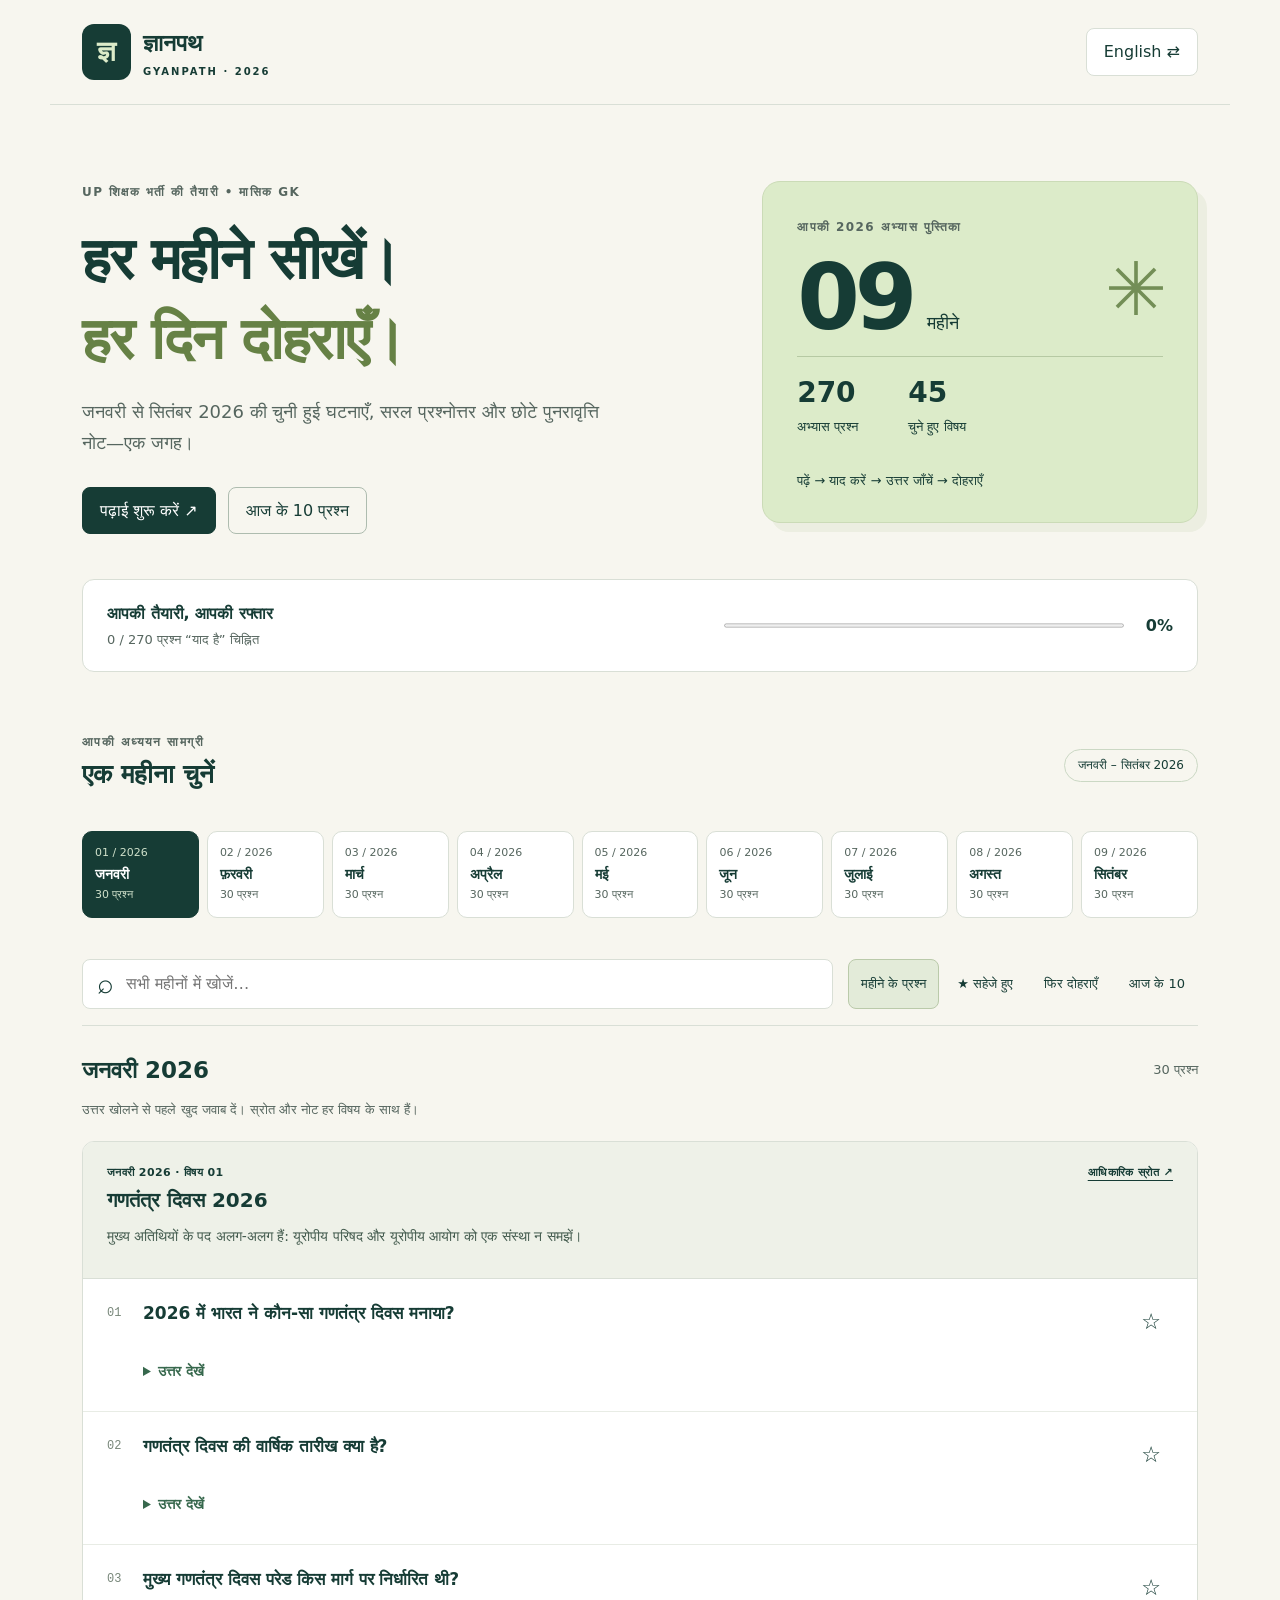
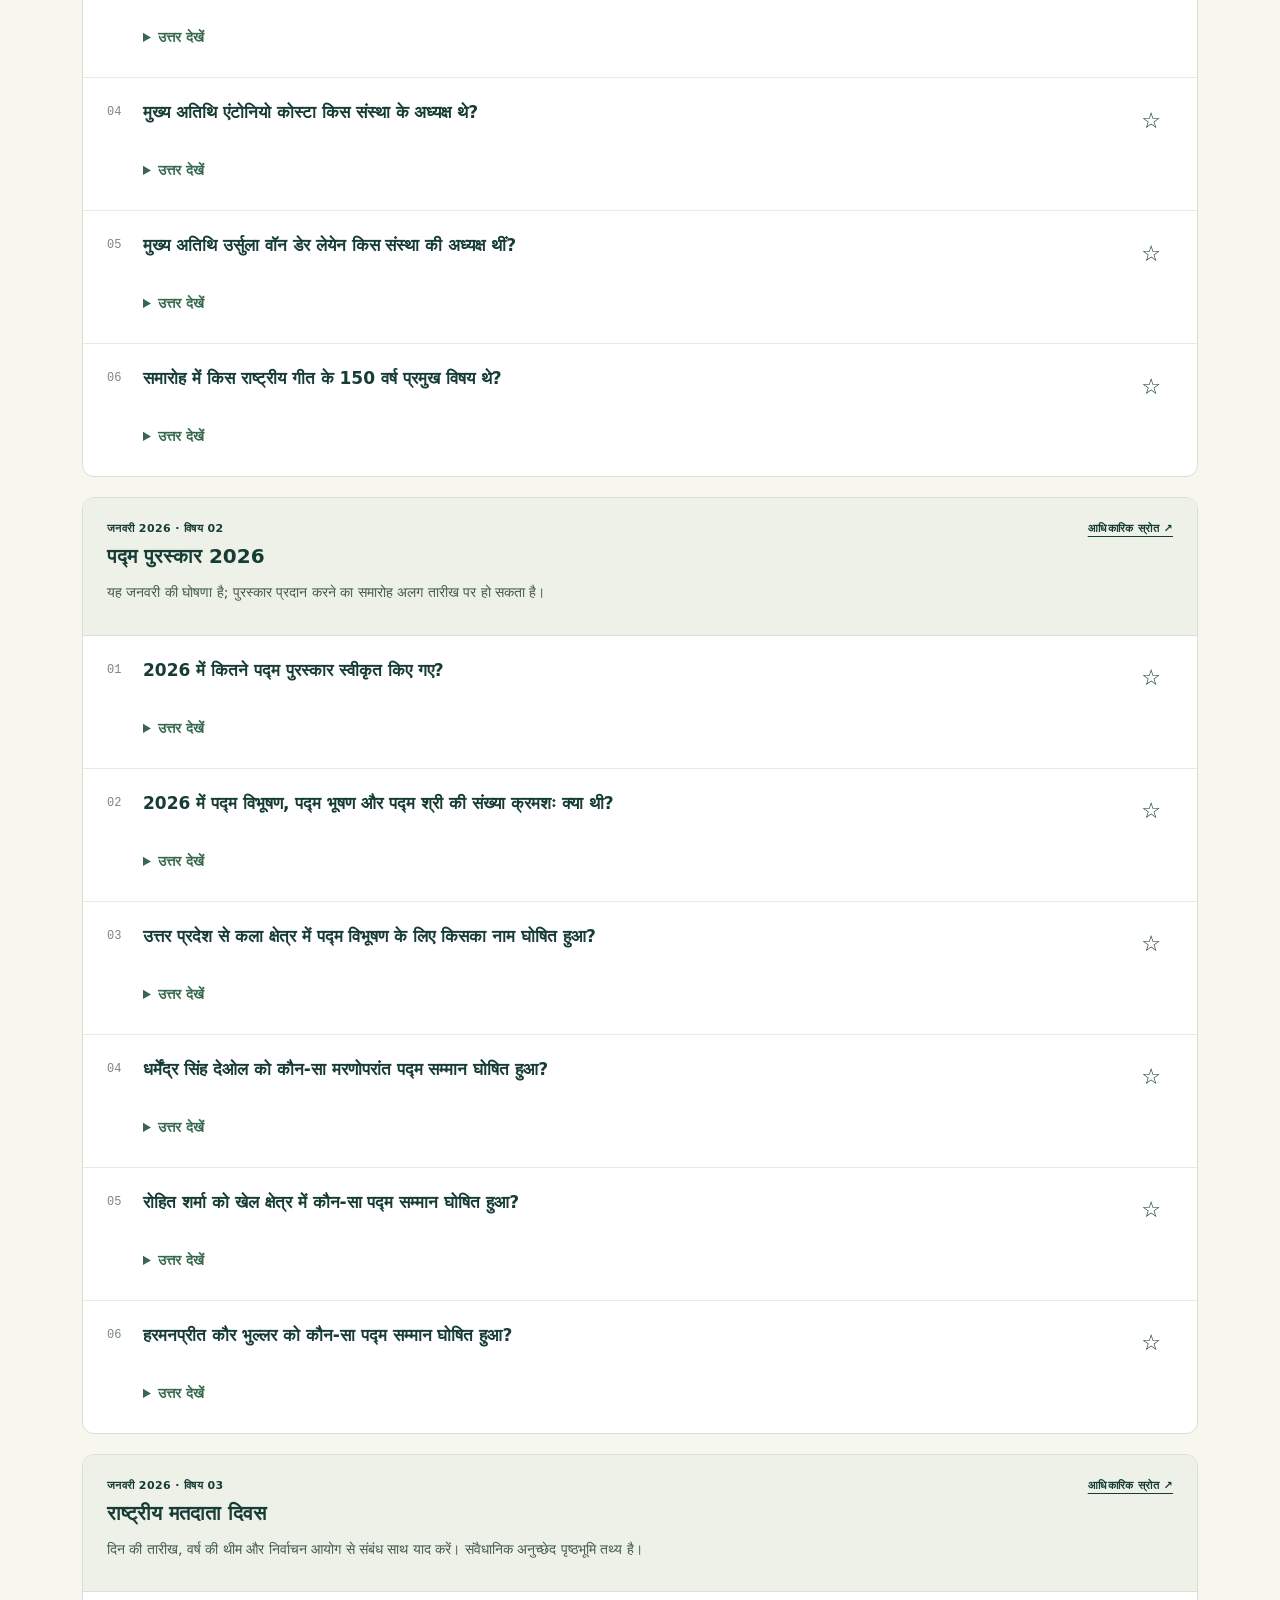
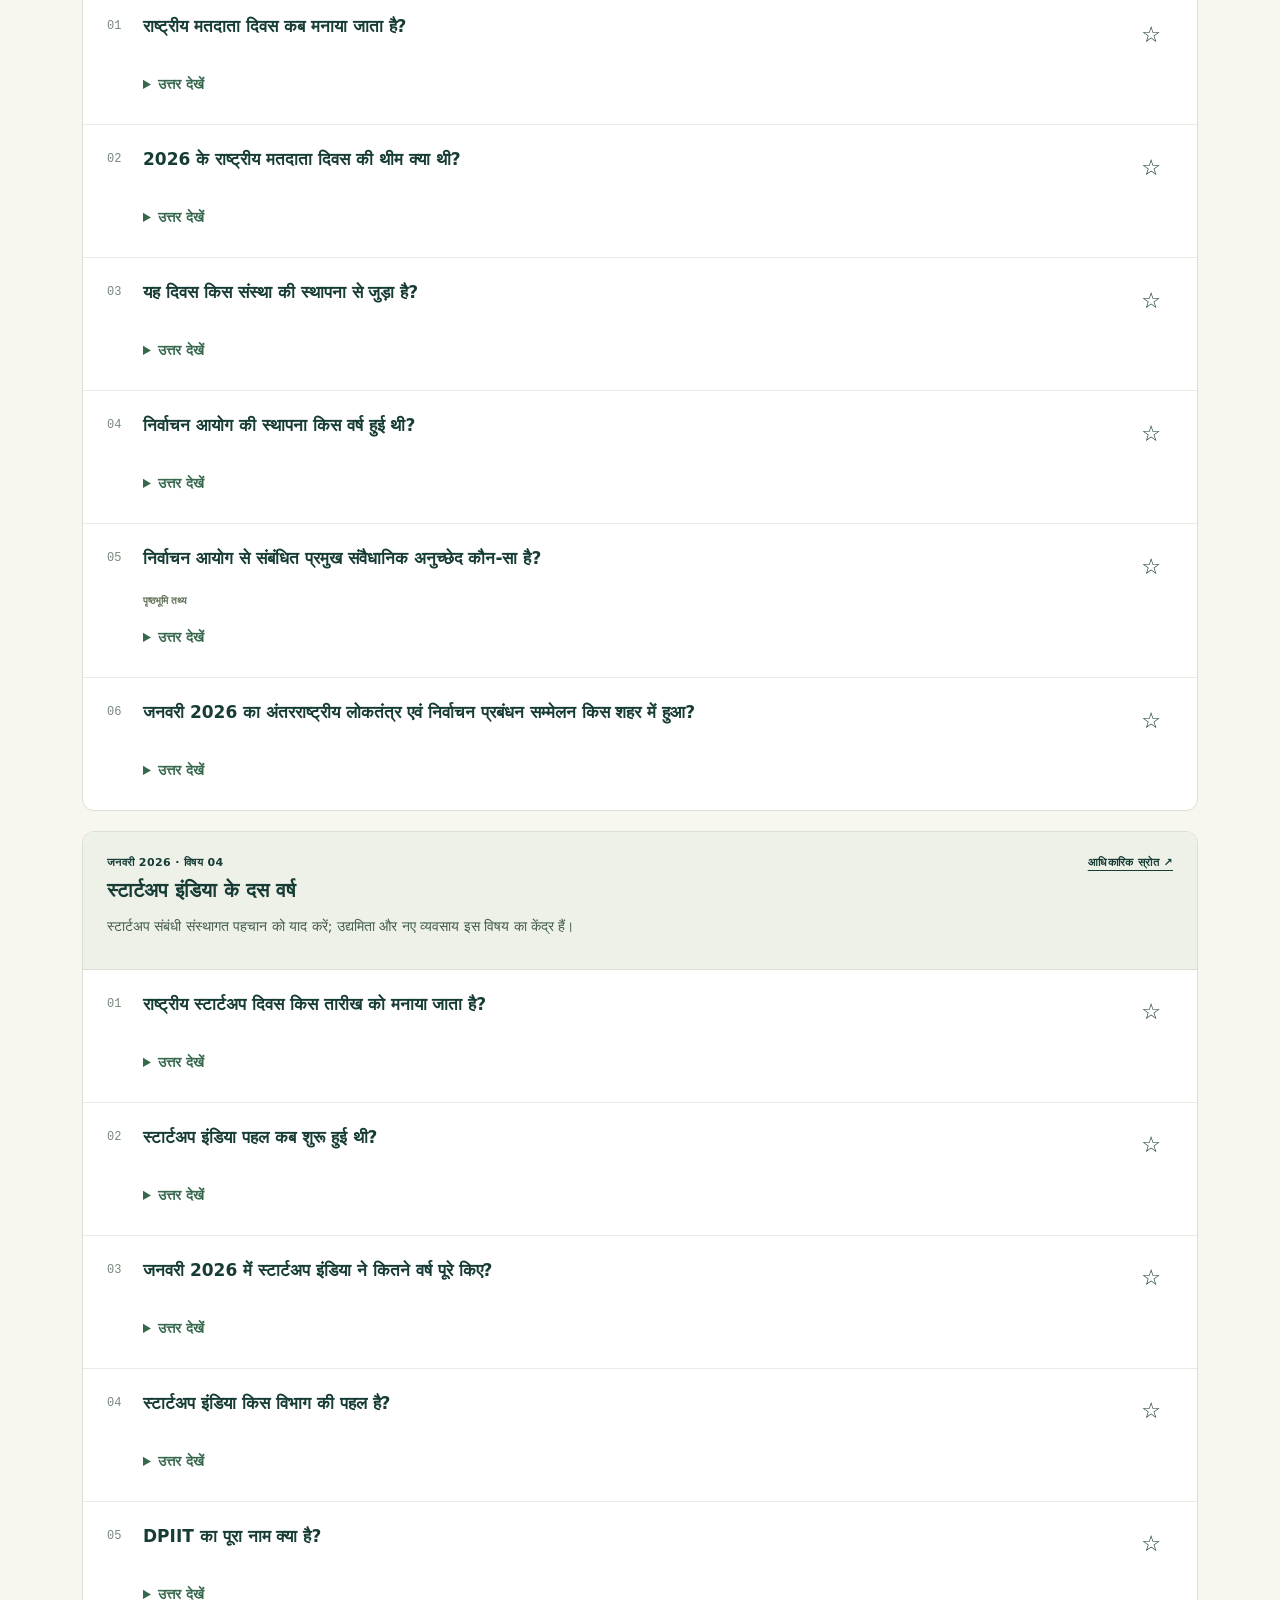
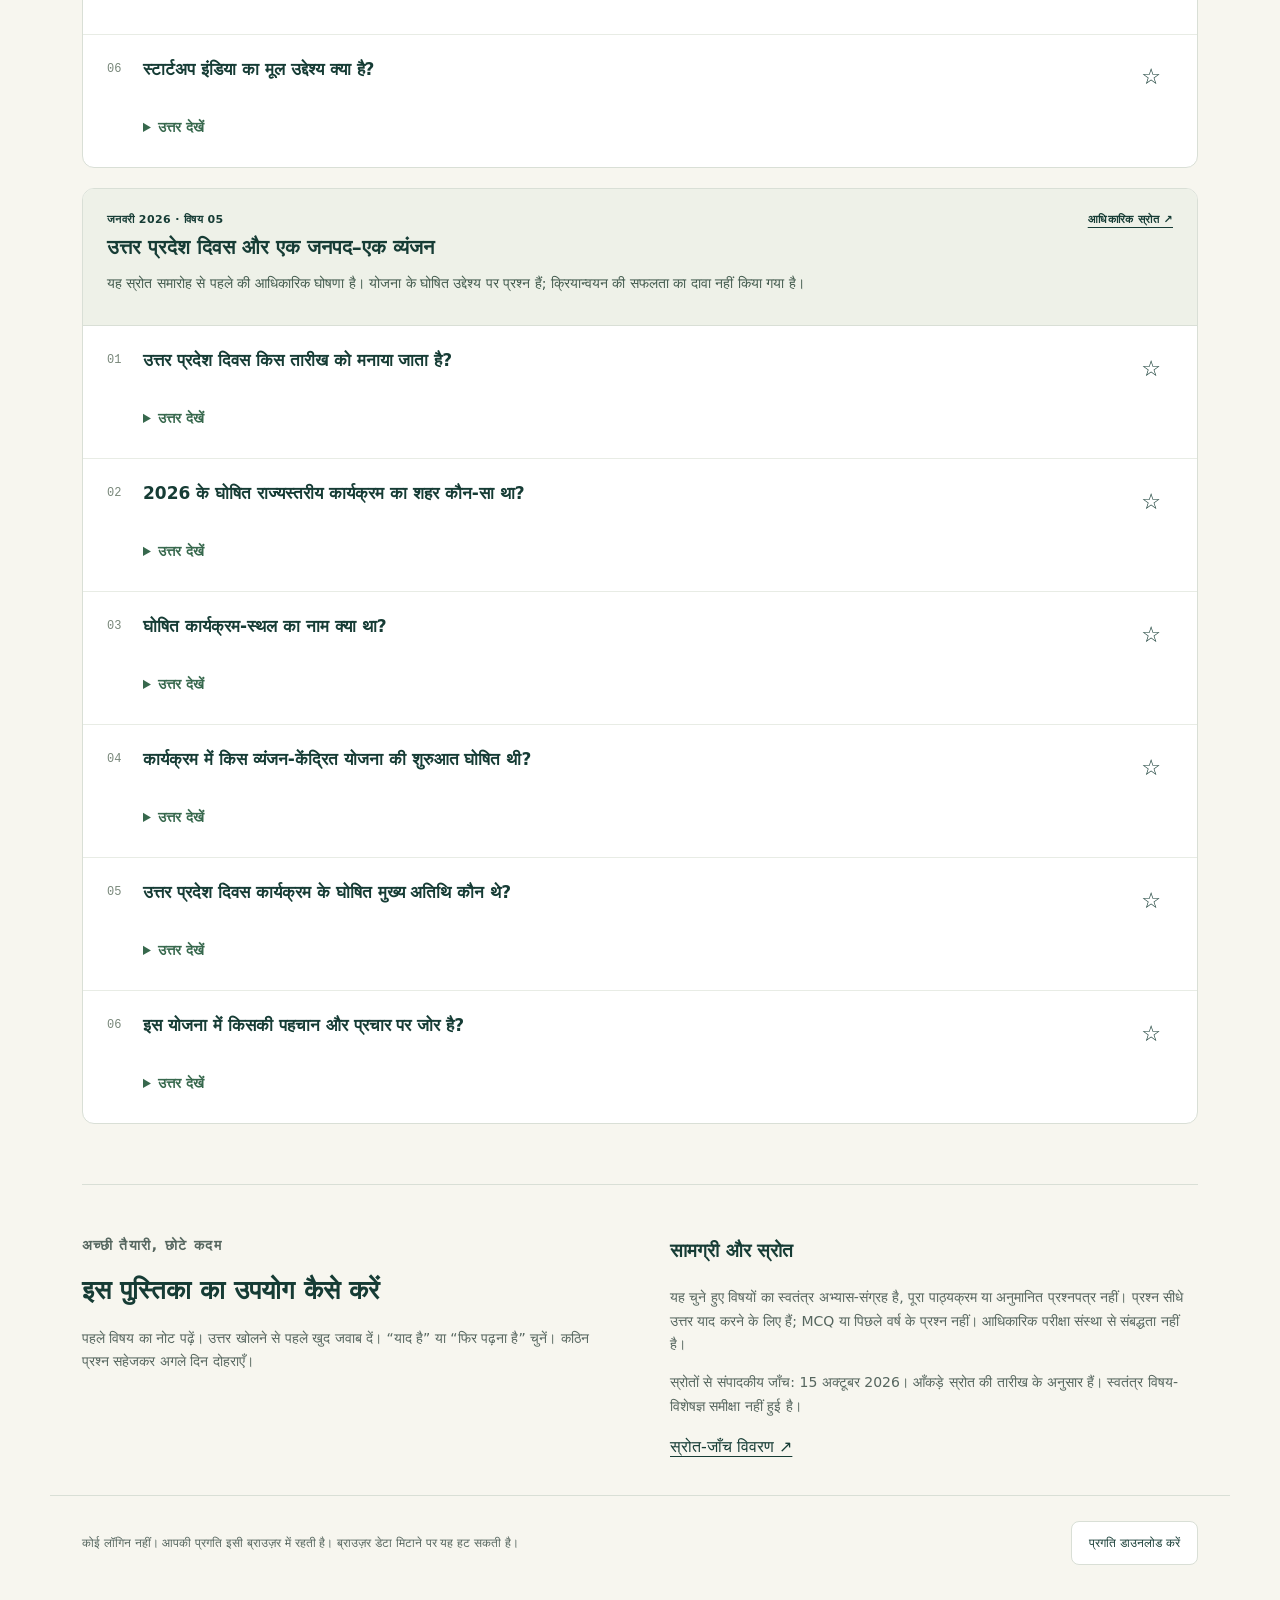
<file: index.html>
<!doctype html>
<html lang="hi">
<head><meta charset="utf-8"><meta name="viewport" content="width=device-width,initial-scale=1"><meta name="theme-color" content="#163c35"><meta name="description" content="जनवरी–सितंबर 2026: हिंदी और English में 270 मासिक GK अभ्यास प्रश्न, स्रोत और पुनरावृत्ति।"><title>ज्ञानपथ • मासिक GK 2026</title><link rel="stylesheet" href="style.css"><script src="data.js" defer></script><script src="app.js" defer></script></head>
<body>
<a class="skip" href="#study">मुख्य सामग्री / Skip to content</a>
<header><a class="brand" href="./"><span class="mark" aria-hidden="true">ज्ञ</span><span>ज्ञानपथ <small>GYANPATH · 2026</small></span></a><button id="language" aria-label="Switch to English">English ⇄</button></header>
<main>
<section class="hero"><div><p class="eyebrow" data-i="eyebrow">UP शिक्षक भर्ती की तैयारी • मासिक GK</p><h1 data-i="hero">हर महीने सीखें।<br><em>हर दिन दोहराएँ।</em></h1><p class="intro" data-i="intro">जनवरी से सितंबर 2026 की चुनी हुई घटनाएँ, सरल प्रश्नोत्तर और छोटे पुनरावृत्ति नोट—एक जगह।</p><div class="hero-actions"><button class="primary" id="start" data-i="start">पढ़ाई शुरू करें ↗</button><button class="outline" id="daily" data-i="daily">आज के 10 प्रश्न</button></div></div><aside class="hero-card"><span class="eyebrow" data-i="edition">आपकी 2026 अभ्यास पुस्तिका</span><div class="big">09<span data-i="months">महीने</span></div><div class="metrics"><div><b>270</b><span data-i="questions">अभ्यास प्रश्न</span></div><div><b>45</b><span data-i="topics">चुने हुए विषय</span></div></div><p data-i="routine">पढ़ें → याद करें → उत्तर जाँचें → दोहराएँ</p></aside></section>
<section class="progress-panel" aria-label="Progress"><div><strong id="progress-title"></strong><p id="progress-copy"></p></div><progress id="progress" max="270" value="0" aria-label="Known questions"></progress><span id="percent"></span></section>
<section id="study" tabindex="-1"><div class="section-title"><div><p class="eyebrow" data-i="library">आपकी अध्ययन सामग्री</p><h2 data-i="choose">एक महीना चुनें</h2></div><span class="pill" data-i="range">जनवरी – सितंबर 2026</span></div><nav id="months" aria-label="Months"></nav>
<div class="toolbar"><label class="search"><span aria-hidden="true">⌕</span><input id="search" type="search" placeholder="सभी महीनों में खोजें…" aria-label="Search all questions"></label><div class="filters" role="group" aria-label="Practice mode"><button id="mode-all" data-mode="all" aria-pressed="true" data-i="all">महीने के प्रश्न</button><button id="mode-saved" data-mode="saved" aria-pressed="false" data-i="saved">★ सहेजे हुए</button><button id="mode-review" data-mode="review" aria-pressed="false" data-i="review">फिर दोहराएँ</button><button id="mode-daily" data-mode="daily" aria-pressed="false" data-i="dailyshort">आज के 10</button></div></div>
<div class="result-heading"><h2 id="heading"></h2><span id="count" role="status" aria-live="polite"></span></div><p id="view-note" class="muted"></p><div id="content"></div>
</section>
<section class="about"><div><p class="eyebrow" data-i="method">अच्छी तैयारी, छोटे कदम</p><h2 data-i="how">इस पुस्तिका का उपयोग कैसे करें</h2><p data-i="howtext">पहले विषय का नोट पढ़ें। उत्तर खोलने से पहले खुद जवाब दें। “याद है” या “फिर पढ़ना है” चुनें। कठिन प्रश्न सहेजकर अगले दिन दोहराएँ।</p></div><div><h3 data-i="scope">सामग्री और स्रोत</h3><p data-i="scopeText">यह चुने हुए विषयों का स्वतंत्र अभ्यास-संग्रह है, पूरा पाठ्यक्रम या अनुमानित प्रश्नपत्र नहीं। प्रश्न सीधे उत्तर याद करने के लिए हैं; MCQ या पिछले वर्ष के प्रश्न नहीं। आधिकारिक परीक्षा संस्था से संबद्धता नहीं है।</p><p data-i="reviewText">स्रोतों से संपादकीय जाँच: 15 अक्टूबर 2026। आँकड़े स्रोत की तारीख के अनुसार हैं। स्वतंत्र विषय-विशेषज्ञ समीक्षा नहीं हुई है।</p><a href="verification.html" data-i="report">स्रोत-जाँच विवरण ↗</a></div></section>
</main><footer><span data-i="privacy">कोई लॉगिन नहीं। आपकी प्रगति इसी ब्राउज़र में रहती है। ब्राउज़र डेटा मिटाने पर यह हट सकती है।</span><button id="export" data-i="export">प्रगति डाउनलोड करें</button></footer><div id="notice" role="status" aria-live="polite"></div><noscript>अभ्यास सुविधाओं के लिए JavaScript चालू करें। <a href="data.json">प्रश्नों की डेटा फ़ाइल</a></noscript>
</body></html>
</file>
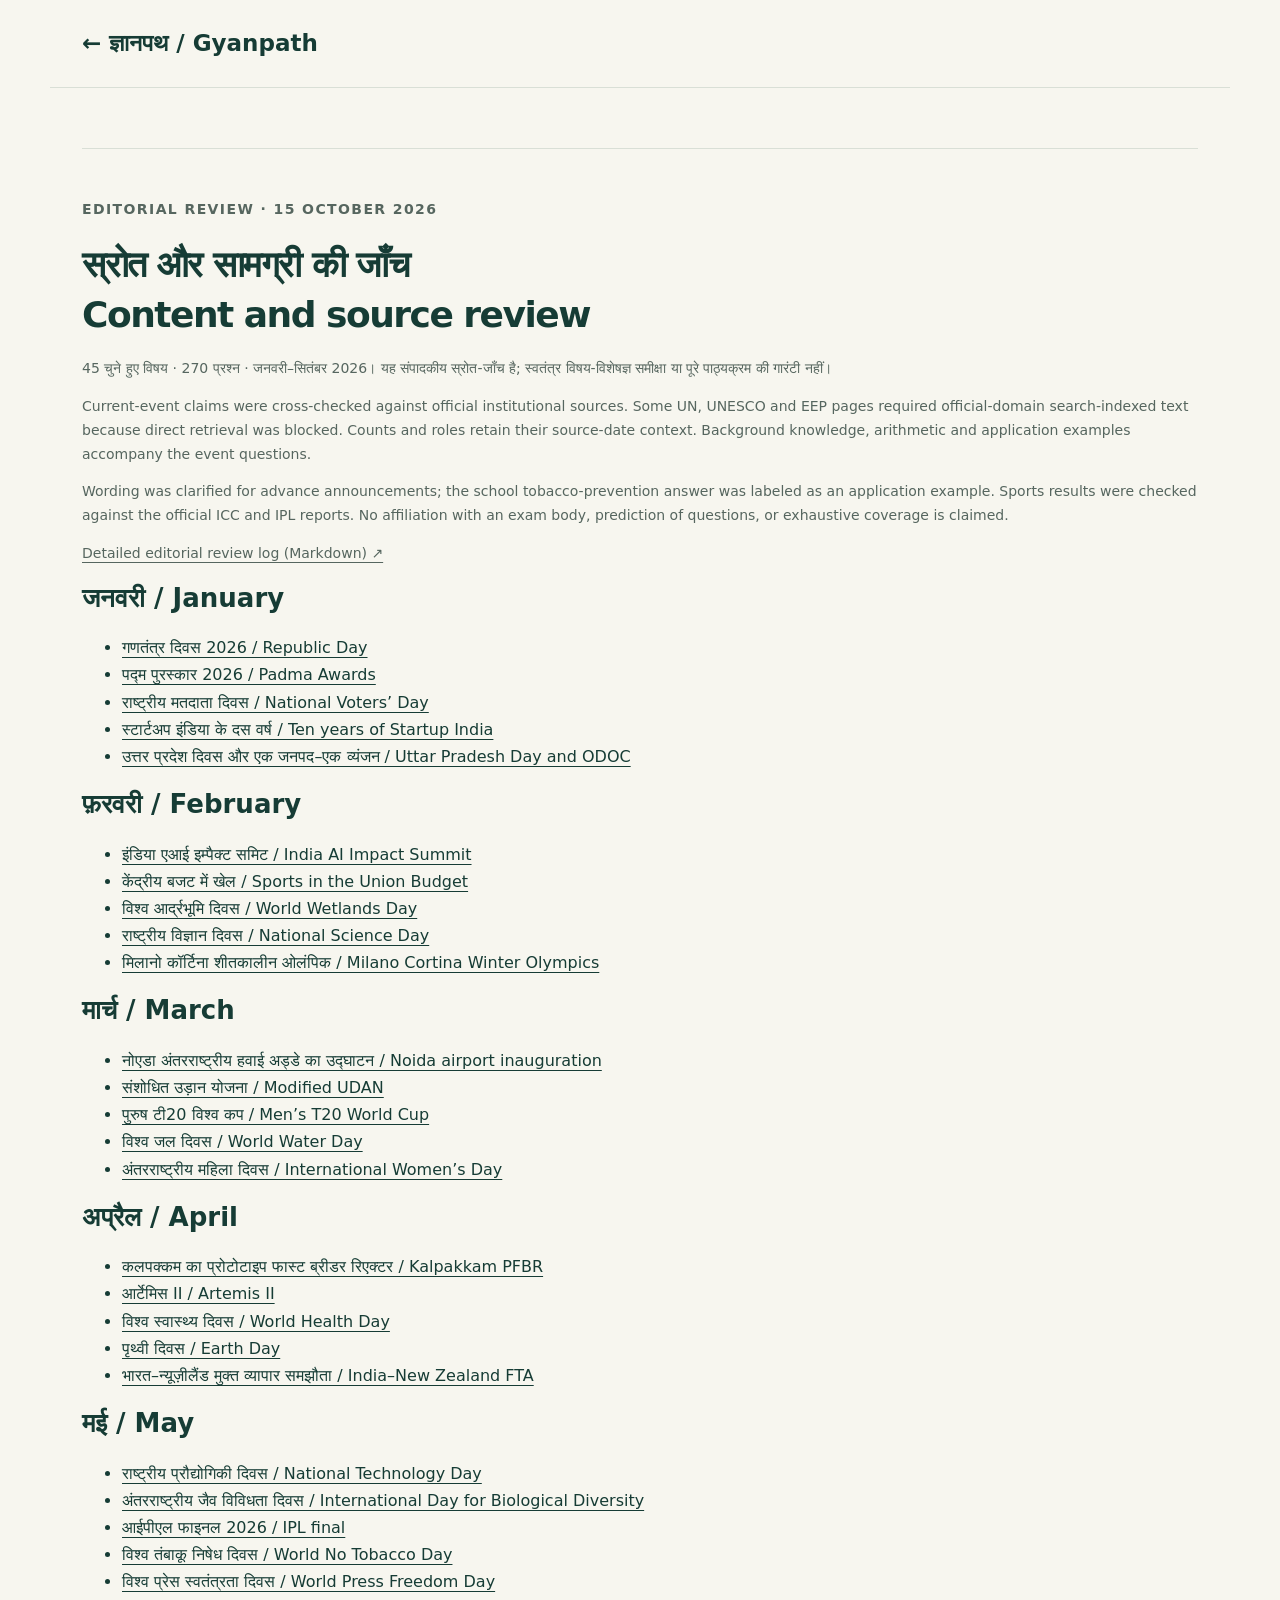
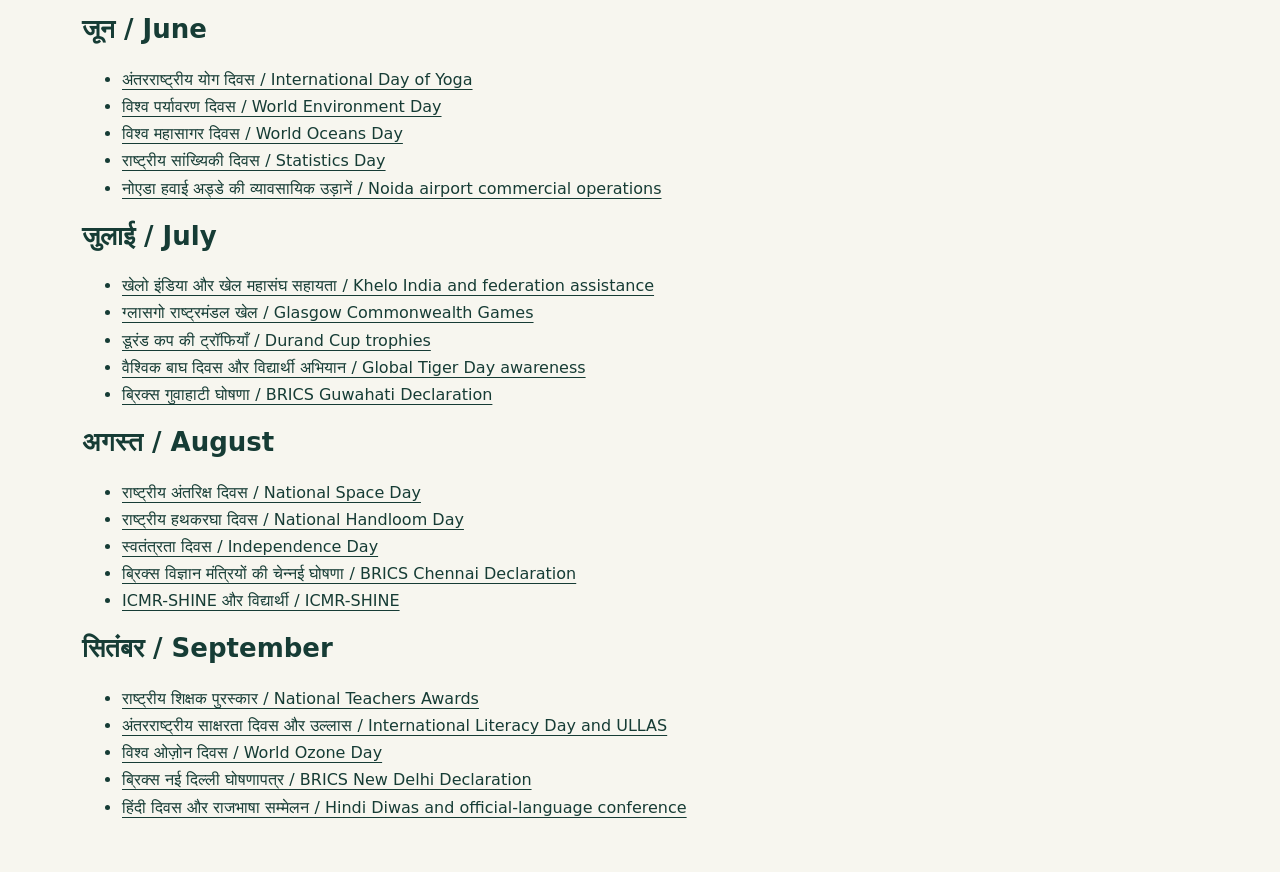
<file: verification.html>
<!doctype html><html lang="en"><meta charset="utf-8"><meta name="viewport" content="width=device-width,initial-scale=1"><title>Source review · Gyanpath</title><link rel="stylesheet" href="style.css"><header><a class="brand" href="./">← ज्ञानपथ / Gyanpath</a></header><main><section class="about" style="display:block"><p class="eyebrow">EDITORIAL REVIEW · 15 OCTOBER 2026</p><h1 style="font-size:36px">स्रोत और सामग्री की जाँच<br>Content and source review</h1><p>45 चुने हुए विषय · 270 प्रश्न · जनवरी–सितंबर 2026। यह संपादकीय स्रोत-जाँच है; स्वतंत्र विषय-विशेषज्ञ समीक्षा या पूरे पाठ्यक्रम की गारंटी नहीं।</p><p>Current-event claims were cross-checked against official institutional sources. Some UN, UNESCO and EEP pages required official-domain search-indexed text because direct retrieval was blocked. Counts and roles retain their source-date context. Background knowledge, arithmetic and application examples accompany the event questions.</p><p>Wording was clarified for advance announcements; the school tobacco-prevention answer was labeled as an application example. Sports results were checked against the official ICC and IPL reports. No affiliation with an exam body, prediction of questions, or exhaustive coverage is claimed.</p><p><a href="verification.md">Detailed editorial review log (Markdown) ↗</a></p><h2>जनवरी / January</h2><ul><li><a target="_blank" rel="noopener noreferrer" href="https://www.pib.gov.in/PressReleasePage.aspx?PRID=2218449&amp;lang=1&amp;reg=6">गणतंत्र दिवस 2026 / Republic Day</a></li><li><a target="_blank" rel="noopener noreferrer" href="https://www.pib.gov.in/PressReleaseIframePage.aspx?LID=1&amp;PRID=2218547&amp;RegID=3&amp;lang=2&amp;reg=48">पद्म पुरस्कार 2026 / Padma Awards</a></li><li><a target="_blank" rel="noopener noreferrer" href="https://www.pib.gov.in/PressReleasePage.aspx?PRID=2218351&amp;lang=2&amp;reg=3">राष्ट्रीय मतदाता दिवस / National Voters’ Day</a></li><li><a target="_blank" rel="noopener noreferrer" href="https://www.startupindia.gov.in/national-startup-day-2026/">स्टार्टअप इंडिया के दस वर्ष / Ten years of Startup India</a></li><li><a target="_blank" rel="noopener noreferrer" href="https://www.pib.gov.in/PressReleasePage.aspx?PRID=2217256&amp;lang=1&amp;reg=6">उत्तर प्रदेश दिवस और एक जनपद–एक व्यंजन / Uttar Pradesh Day and ODOC</a></li></ul><h2>फ़रवरी / February</h2><ul><li><a target="_blank" rel="noopener noreferrer" href="https://www.pib.gov.in/PressReleasePage.aspx?PRID=2229611&amp;lang=1&amp;reg=1">इंडिया एआई इम्पैक्ट समिट / India AI Impact Summit</a></li><li><a target="_blank" rel="noopener noreferrer" href="https://www.pib.gov.in/PressReleasePage.aspx?PRID=2221399&amp;lang=1&amp;reg=6">केंद्रीय बजट में खेल / Sports in the Union Budget</a></li><li><a target="_blank" rel="noopener noreferrer" href="https://www.pib.gov.in/PressReleasePage.aspx?PRID=2222283">विश्व आर्द्रभूमि दिवस / World Wetlands Day</a></li><li><a target="_blank" rel="noopener noreferrer" href="https://www.pib.gov.in/PressReleasePage.aspx?PRID=2233521&amp;lang=2&amp;reg=48">राष्ट्रीय विज्ञान दिवस / National Science Day</a></li><li><a target="_blank" rel="noopener noreferrer" href="https://milanocortina2026.coni.it/en/news/curtain-falls-on-milano-cortina-2026-the-tricolour-paraded-at-the-arena-di-verona-in-the-hands-of-vittozzi-and-ghiotto.html">मिलानो कॉर्टिना शीतकालीन ओलंपिक / Milano Cortina Winter Olympics</a></li></ul><h2>मार्च / March</h2><ul><li><a target="_blank" rel="noopener noreferrer" href="https://www.pib.gov.in/Pressreleaseshare.aspx?PRID=2246413&amp;lang=2&amp;reg=48">नोएडा अंतरराष्ट्रीय हवाई अड्डे का उद्घाटन / Noida airport inauguration</a></li><li><a target="_blank" rel="noopener noreferrer" href="https://newsonair.gov.in/cabinet-approves-modified-udan-scheme-to-develop-100-airports-at-cost-of-over-28000-crore-in-next-10-years/">संशोधित उड़ान योजना / Modified UDAN</a></li><li><a target="_blank" rel="noopener noreferrer" href="https://www.icc-cricket.com/tournaments/mens-t20-world-cup-2026/news/live-india-new-zealand-chase-world-cup-glory">पुरुष टी20 विश्व कप / Men’s T20 World Cup</a></li><li><a target="_blank" rel="noopener noreferrer" href="https://www.un.org/en/desa/world-water-day-2026">विश्व जल दिवस / World Water Day</a></li><li><a target="_blank" rel="noopener noreferrer" href="https://www.un.org/en/observances/womens-day/messages">अंतरराष्ट्रीय महिला दिवस / International Women’s Day</a></li></ul><h2>अप्रैल / April</h2><ul><li><a target="_blank" rel="noopener noreferrer" href="https://www.pib.gov.in/PressReleasePage.aspx?PRID=2249537&amp;lang=1&amp;reg=1">कलपक्कम का प्रोटोटाइप फास्ट ब्रीडर रिएक्टर / Kalpakkam PFBR</a></li><li><a target="_blank" rel="noopener noreferrer" href="https://www.nasa.gov/mission/artemis-ii/">आर्टेमिस II / Artemis II</a></li><li><a target="_blank" rel="noopener noreferrer" href="https://www.who.int/news-room/events/detail/2026/04/07/default-calendar/world-health-day-2026-together-for-health-stand-with-science">विश्व स्वास्थ्य दिवस / World Health Day</a></li><li><a target="_blank" rel="noopener noreferrer" href="https://www.govinfo.gov/features/earth-day-2026">पृथ्वी दिवस / Earth Day</a></li><li><a target="_blank" rel="noopener noreferrer" href="https://www.pib.gov.in/PressReleasePage.aspx?PRID=2255914&amp;lang=1&amp;reg=3">भारत–न्यूज़ीलैंड मुक्त व्यापार समझौता / India–New Zealand FTA</a></li></ul><h2>मई / May</h2><ul><li><a target="_blank" rel="noopener noreferrer" href="https://www.indiascienceandtechnology.gov.in/conferences-and-seminars/regular-events/national-technology-day-2?language=en">राष्ट्रीय प्रौद्योगिकी दिवस / National Technology Day</a></li><li><a target="_blank" rel="noopener noreferrer" href="https://www.cbd.int/biodiversity-day/2026/theme">अंतरराष्ट्रीय जैव विविधता दिवस / International Day for Biological Diversity</a></li><li><a target="_blank" rel="noopener noreferrer" href="https://www.iplt20.com/news/article/tata-ipl-2026-final-rcb-v-gt-match-report">आईपीएल फाइनल 2026 / IPL final</a></li><li><a target="_blank" rel="noopener noreferrer" href="https://www.who.int/campaigns/world-no-tobacco-day/2026">विश्व तंबाकू निषेध दिवस / World No Tobacco Day</a></li><li><a target="_blank" rel="noopener noreferrer" href="https://www.unesco.org/en/days/press-freedom?hub=66653">विश्व प्रेस स्वतंत्रता दिवस / World Press Freedom Day</a></li></ul><h2>जून / June</h2><ul><li><a target="_blank" rel="noopener noreferrer" href="https://www.pib.gov.in/PressReleasePage.aspx?PRID=2275924&amp;lang=2&amp;reg=48">अंतरराष्ट्रीय योग दिवस / International Day of Yoga</a></li><li><a target="_blank" rel="noopener noreferrer" href="https://www.unep.org/events/un-day/world-environment-day-2026">विश्व पर्यावरण दिवस / World Environment Day</a></li><li><a target="_blank" rel="noopener noreferrer" href="https://www.un.org/en/observances/oceans-day">विश्व महासागर दिवस / World Oceans Day</a></li><li><a target="_blank" rel="noopener noreferrer" href="https://www.pib.gov.in/PressReleaseIframePage.aspx?PRID=2277759&amp;lang=2&amp;reg=48">राष्ट्रीय सांख्यिकी दिवस / Statistics Day</a></li><li><a target="_blank" rel="noopener noreferrer" href="https://www.niairport.in/en/company/news/2026/2026-06-15">नोएडा हवाई अड्डे की व्यावसायिक उड़ानें / Noida airport commercial operations</a></li></ul><h2>जुलाई / July</h2><ul><li><a target="_blank" rel="noopener noreferrer" href="https://www.pib.gov.in/PressReleasePage.aspx?PRID=2292781&amp;lang=2&amp;reg=48">खेलो इंडिया और खेल महासंघ सहायता / Khelo India and federation assistance</a></li><li><a target="_blank" rel="noopener noreferrer" href="https://www.pib.gov.in/PressNoteDetails.aspx?ModuleId=3&amp;NoteId=159339&amp;id=159339&amp;lang=2&amp;reg=48">ग्लासगो राष्ट्रमंडल खेल / Glasgow Commonwealth Games</a></li><li><a target="_blank" rel="noopener noreferrer" href="https://www.pib.gov.in/PressReleasePage.aspx?PRID=2281949&amp;lang=1&amp;reg=48">डूरंड कप की ट्रॉफियाँ / Durand Cup trophies</a></li><li><a target="_blank" rel="noopener noreferrer" href="https://www.eepmoefcc.nic.in/blog.aspx?media_post_id=47">वैश्विक बाघ दिवस और विद्यार्थी अभियान / Global Tiger Day awareness</a></li><li><a target="_blank" rel="noopener noreferrer" href="https://www.pib.gov.in/PressReleasePage.aspx?PRID=2282049&amp;lang=2&amp;reg=48">ब्रिक्स गुवाहाटी घोषणा / BRICS Guwahati Declaration</a></li></ul><h2>अगस्त / August</h2><ul><li><a target="_blank" rel="noopener noreferrer" href="https://www.pib.gov.in/PressReleasePage.aspx?PRID=2302469&amp;lang=2&amp;reg=48">राष्ट्रीय अंतरिक्ष दिवस / National Space Day</a></li><li><a target="_blank" rel="noopener noreferrer" href="https://www.pib.gov.in/PressNoteDetails.aspx?ModuleId=3&amp;NoteId=159448&amp;lang=2&amp;reg=3">राष्ट्रीय हथकरघा दिवस / National Handloom Day</a></li><li><a target="_blank" rel="noopener noreferrer" href="https://www.pib.gov.in/independenceday/2026/allre_lm.aspx?l_lm=1&amp;lang=1&amp;reg=3">स्वतंत्रता दिवस / Independence Day</a></li><li><a target="_blank" rel="noopener noreferrer" href="https://www.pib.gov.in/PressReleasePage.aspx?PRID=2302339&amp;lang=1&amp;reg=48">ब्रिक्स विज्ञान मंत्रियों की चेन्नई घोषणा / BRICS Chennai Declaration</a></li><li><a target="_blank" rel="noopener noreferrer" href="https://www.pib.gov.in/PressReleasePage.aspx?PRID=2299002&amp;lang=1&amp;reg=3">ICMR-SHINE और विद्यार्थी / ICMR-SHINE</a></li></ul><h2>सितंबर / September</h2><ul><li><a target="_blank" rel="noopener noreferrer" href="https://www.pib.gov.in/PressReleasePage.aspx?PRID=2306878&amp;lang=1&amp;reg=19">राष्ट्रीय शिक्षक पुरस्कार / National Teachers Awards</a></li><li><a target="_blank" rel="noopener noreferrer" href="https://www.pib.gov.in/PressReleaseIframePage.aspx?PRID=2308010">अंतरराष्ट्रीय साक्षरता दिवस और उल्लास / International Literacy Day and ULLAS</a></li><li><a target="_blank" rel="noopener noreferrer" href="https://www.pib.gov.in/PressReleasePage.aspx?PRID=2310817">विश्व ओज़ोन दिवस / World Ozone Day</a></li><li><a target="_blank" rel="noopener noreferrer" href="https://www.pib.gov.in/PressReleseDetailm.aspx?PRID=2309505&amp;lang=1&amp;reg=3">ब्रिक्स नई दिल्ली घोषणापत्र / BRICS New Delhi Declaration</a></li><li><a target="_blank" rel="noopener noreferrer" href="https://www.pib.gov.in/PressReleasePage.aspx?PRID=2310119&amp;lang=1&amp;reg=6">हिंदी दिवस और राजभाषा सम्मेलन / Hindi Diwas and official-language conference</a></li></ul></section></main></html>
</file>
<file: style.css>
:root{--ink:#163c35;--muted:#56665f;--paper:#f7f6ef;--line:#d9dfd6;--accent:#dcebc9;--orange:#c06335}*{box-sizing:border-box}body{margin:0;background:var(--paper);color:var(--ink);font:16px/1.7 system-ui,-apple-system,"Nirmala UI","Kohinoor Devanagari",sans-serif}button,input{font:inherit}button,a,input,summary{-webkit-tap-highlight-color:transparent}button{cursor:pointer;min-height:44px;padding:9px 17px;border:1px solid var(--line);border-radius:8px;background:#fff;color:var(--ink)}button:hover{background:#e9efdf}button:focus-visible,a:focus-visible,input:focus-visible,summary:focus-visible{outline:3px solid #ba632c;outline-offset:4px}a{color:inherit;text-underline-offset:4px}header,main,footer{max-width:1180px;margin:auto}header{padding:24px 32px;display:flex;align-items:center;justify-content:space-between;border-bottom:1px solid var(--line)}.brand{text-decoration:none;display:flex;align-items:center;gap:12px;font-weight:750;font-size:23px}.brand small{display:block;font-size:10px;letter-spacing:2px;font-weight:600}.mark{background:var(--ink);color:var(--accent);border-radius:12px;padding:4px 15px;font-size:28px}main{padding:0 32px}.hero{display:grid;grid-template-columns:1.4fr 1fr;gap:70px;padding:65px 0 45px;align-items:center}.eyebrow{font-size:12px;font-weight:700;letter-spacing:1.4px;color:var(--muted);text-transform:uppercase}h1{font-size:clamp(36px,4.5vw,58px);line-height:1.38;letter-spacing:-1.5px;margin:18px 0}h1 em{font-style:normal;color:#668145}.intro{color:var(--muted);max-width:540px;font-size:18px}.hero-actions{display:flex;gap:12px;flex-wrap:wrap;margin-top:28px}.primary{background:var(--ink);color:white;border-color:var(--ink)}.primary:hover{background:#2e574a}.outline{background:transparent;border-color:#aebcaf}.hero-card{background:var(--accent);padding:30px 34px;border-radius:18px;position:relative;border:1px solid #cbdbb7;box-shadow:9px 9px 0 #eceee1}.hero-card:after{content:'✳';position:absolute;right:30px;top:45px;font-size:74px;color:#738e56}.big{font-size:90px;line-height:1.3;font-weight:550;letter-spacing:-5px}.big span{font-size:18px;letter-spacing:0;margin-left:15px}.metrics{display:flex;gap:50px;padding:18px 0;border-top:1px solid #b6c9a3}.metrics b{font-size:28px;display:block;line-height:1.3}.metrics span{font-size:13px}.hero-card p{margin-bottom:0;font-size:13px}.progress-panel{display:flex;align-items:center;gap:22px;border:1px solid var(--line);border-radius:12px;background:#fff;padding:20px 24px;margin-bottom:48px}.progress-panel p{margin:2px 0 0;color:var(--muted);font-size:13px}progress{flex:1;height:9px;accent-color:#59783c;max-width:400px;margin-left:auto}#percent{font-weight:650}.section-title{display:flex;justify-content:space-between;align-items:center}h2{font-size:26px;margin:4px 0 18px;line-height:1.4}.section-title .eyebrow{margin-bottom:3px}.pill{font-size:12px;border:1px solid #cbd8c4;border-radius:30px;padding:5px 13px}#months{display:grid;grid-template-columns:repeat(9,1fr);gap:8px;margin:20px 0 25px}#months button{padding:12px 6px;text-align:left;border-radius:10px}#months span{display:block;font-size:11px;color:var(--muted);padding:0 6px}#months b{display:block;font-size:14px;padding:0 6px}#months button[aria-pressed=true]{background:var(--ink);color:white;border-color:var(--ink)}#months button[aria-pressed=true] span{color:#d0e1cb}.toolbar{display:flex;gap:15px;flex-wrap:wrap;justify-content:space-between;padding:16px 0;border-bottom:1px solid var(--line)}.search{display:flex;align-items:center;gap:10px;background:#fff;border:1px solid var(--line);border-radius:8px;padding:0 14px;flex:1;min-width:220px}.search span{font-size:28px}input{width:100%;border:0;background:transparent;min-height:46px;outline-offset:0}input:focus-visible{outline-offset:1px}.filters{display:flex;gap:5px;flex-wrap:wrap}.filters button{font-size:13px;padding:7px 12px;background:transparent;border-color:transparent}.filters button[aria-pressed=true]{background:#e3ebd9;border-color:#bacaaa}.result-heading{display:flex;justify-content:space-between;gap:15px;align-items:center;margin-top:28px}.result-heading h2{font-size:23px;margin:0}#count,.muted{color:var(--muted);font-size:13px}.topic{border:1px solid var(--line);border-radius:12px;background:#fff;margin:20px 0;overflow:hidden}.topic-head{padding:22px 24px;background:#eef1e8;border-bottom:1px solid var(--line)}.topic-head h3{margin:0 0 5px;font-size:20px}.topic-head p{margin:8px 0;color:#435b4e;font-size:14px}.topic-meta{display:flex;gap:12px;flex-wrap:wrap;align-items:center;font-size:11px;font-weight:650;letter-spacing:.4px}.topic-meta a{margin-left:auto}.qa{padding:20px 24px;border-bottom:1px solid #e8ece5}.qa:last-child{border:0}.question-row{display:flex;gap:14px;align-items:flex-start}.qnum{font:12px/2.4 ui-monospace,monospace;color:#78877a;min-width:22px}.question-row h4{font-size:17px;line-height:1.65;margin:0;flex:1;font-weight:600}.bookmark{padding:0 11px;min-width:44px;border:0;background:transparent;font-size:22px}.bookmark[aria-pressed=true]{color:#925019;background:#fff3dd}.type{font-size:10px;font-weight:600;color:#617157;margin:4px 0 0 36px}details{margin:12px 0 0 36px}summary{cursor:pointer;width:fit-content;font-size:14px;font-weight:600;padding:5px 0;color:#37684d;min-height:36px}.answer{background:#f2f6ec;border-left:3px solid #91aa73;padding:13px 16px;margin:10px 0}.rating{display:flex;gap:8px;flex-wrap:wrap}.rating button{font-size:12px;padding:5px 12px}.rating button[aria-pressed=true]{border-color:#69834e;background:#e5eed9}.empty{padding:45px;text-align:center;border:1px dashed #b8c6b1;border-radius:12px;background:#fff}.about{border-top:1px solid var(--line);margin-top:60px;padding:35px 0;display:grid;grid-template-columns:1fr 1fr;gap:60px}.about h3{margin-top:15px}.about p{font-size:14px;color:var(--muted)}footer{border-top:1px solid var(--line);padding:25px 32px 40px;display:flex;align-items:center;justify-content:space-between;gap:20px;font-size:12px;color:var(--muted)}footer button{font-size:12px;white-space:nowrap}.skip{position:absolute;top:-100px;left:10px;background:white;padding:10px;z-index:10}.skip:focus{top:10px}#notice:not(:empty){position:fixed;bottom:20px;left:20px;right:20px;margin:auto;max-width:600px;background:var(--ink);color:white;padding:14px;border-radius:10px;z-index:5}#study{scroll-margin-top:20px}@media(max-width:800px){.hero{gap:30px;grid-template-columns:1fr 0.8fr}.hero-card{padding:24px}.hero-card:after{font-size:45px;right:15px}#months{grid-template-columns:repeat(5,1fr)}.metrics{gap:30px}.about{gap:30px}}@media(max-width:580px){header{padding:16px 20px}main{padding:0 20px}.hero{grid-template-columns:1fr;padding:35px 0;gap:25px}h1{font-size:38px;letter-spacing:-1px}.hero-card{padding:20px 24px}.big{font-size:64px}.metrics{position:absolute;right:25px;top:58px;border:0;gap:25px}.hero-card:after{display:none}.hero-card p{margin-top:12px}.progress-panel{flex-wrap:wrap;padding:17px;margin-bottom:32px;gap:8px}.progress-panel>div{width:100%}progress{max-width:none;margin-left:0}.section-title{display:block}.section-title .pill{display:inline-block}#months{grid-template-columns:repeat(3,1fr)}#months button{padding:10px 6px}.filters{width:100%;gap:3px}.filters button{flex:1;padding:6px;font-size:12px}.topic-head,.qa{padding:18px}.question-row{gap:8px}.question-row h4{font-size:16px}details,.type{margin-left:30px}.about{grid-template-columns:1fr;gap:10px;margin-top:35px}footer{padding:20px;flex-direction:column;align-items:flex-start}.result-heading{align-items:flex-start}#count{white-space:nowrap}.intro{font-size:16px}}@media(prefers-reduced-motion:no-preference){html{scroll-behavior:smooth}}@media print{header button,.hero-actions,.toolbar,.rating,.bookmark,footer button{display:none}.hero{padding:10px 0}.topic{break-inside:avoid}.about{display:block}}
@media(max-width:580px){.hero-card .metrics{position:static;border-top:1px solid #b6c9a3;padding:12px 0;gap:50px}.hero-card .big{line-height:1.25}.hero-card p{margin-top:0}}
</file>
